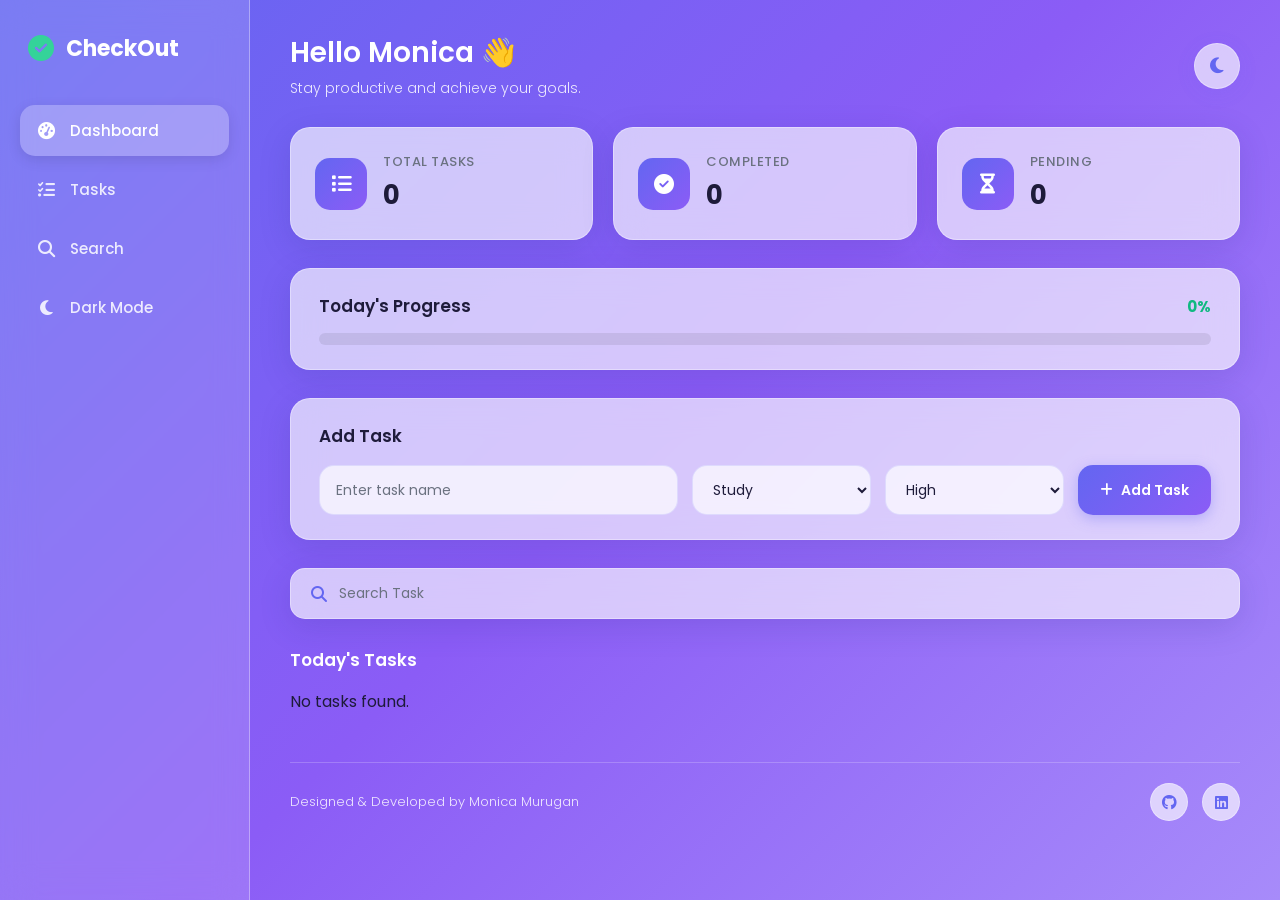
<file: index.html>
<!DOCTYPE html>
<html lang="en">
<head>
<meta charset="UTF-8">
<meta name="viewport" content="width=device-width, initial-scale=1.0">
<title>CheckOut | Task Management</title>

<!-- Google Font -->
<link rel="preconnect" href="https://fonts.googleapis.com">
<link rel="preconnect" href="https://fonts.gstatic.com" crossorigin>
<link href="https://fonts.googleapis.com/css2?family=Poppins:wght@300;400;500;600;700&display=swap" rel="stylesheet">

<!-- Font Awesome -->
<link rel="stylesheet" href="https://cdnjs.cloudflare.com/ajax/libs/font-awesome/6.5.1/css/all.min.css">

<!-- Stylesheet -->
<link rel="stylesheet" href="style.css">
</head>
<body>

<div class="app-container">

  <!-- ================= SIDEBAR ================= -->
  <aside class="sidebar">
    <div class="logo">
      <i class="fa-solid fa-circle-check"></i>
      <span>CheckOut</span>
    </div>

    <nav class="sidebar-nav">
      <ul>
        <li class="nav-item active" id="navDashboard">
          <i class="fa-solid fa-gauge-high"></i>
          <span>Dashboard</span>
        </li>
        <li class="nav-item" id="navTasks">
          <i class="fa-solid fa-list-check"></i>
          <span>Tasks</span>
        </li>
        <li class="nav-item" id="navSearch">
          <i class="fa-solid fa-magnifying-glass"></i>
          <span>Search</span>
        </li>
        <li class="nav-item" id="navDarkMode">
          <i class="fa-solid fa-moon"></i>
          <span>Dark Mode</span>
        </li>
      </ul>
    </nav>
  </aside>

  <!-- ================= MAIN CONTENT ================= -->
  <main class="main-content">

    <!-- ================= HEADER ================= -->
    <header class="app-header">
      <div class="header-text">
        <h1>Hello Monica 👋</h1>
        <p>Stay productive and achieve your goals.</p>
      </div>
      <button id="darkModeToggle" class="dark-mode-toggle" aria-label="Toggle Dark Mode">
        <i class="fa-solid fa-moon"></i>
      </button>
    </header>

    <!-- ================= DASHBOARD ================= -->
    <section class="dashboard-cards">
      <div class="card">
        <div class="card-icon">
          <i class="fa-solid fa-list"></i>
        </div>
        <div class="card-info">
          <h3>Total Tasks</h3>
          <p id="totalTasks">0</p>
        </div>
      </div>

      <div class="card">
        <div class="card-icon">
          <i class="fa-solid fa-circle-check"></i>
        </div>
        <div class="card-info">
          <h3>Completed</h3>
          <p id="completedTasks">0</p>
        </div>
      </div>

      <div class="card">
        <div class="card-icon">
          <i class="fa-solid fa-hourglass-half"></i>
        </div>
        <div class="card-info">
          <h3>Pending</h3>
          <p id="pendingTasks">0</p>
        </div>
      </div>
    </section>

    <!-- ================= PROGRESS ================= -->
    <section class="progress-section">
      <div class="progress-header">
        <h2>Today's Progress</h2>
        <span id="progressText">0%</span>
      </div>
      <div class="progress-bar-container">
        <div id="progressBar" class="progress-bar"></div>
      </div>
    </section>

    <!-- ================= ADD TASK ================= -->
    <section class="add-task-section">
      <h2>Add Task</h2>
      <div class="add-task-form">
        <input type="text" id="taskInput" placeholder="Enter task name">

        <select id="category">
          <option value="Study">Study</option>
          <option value="Coding">Coding</option>
          <option value="Personal">Personal</option>
          <option value="Health">Health</option>
        </select>

        <select id="priority">
          <option value="High">High</option>
          <option value="Medium">Medium</option>
          <option value="Low">Low</option>
        </select>

        <button id="addTask">
          <i class="fa-solid fa-plus"></i>
          Add Task
        </button>
      </div>
    </section>

    <!-- ================= SEARCH ================= -->
    <section class="search-section">
      <div class="search-box">
        <i class="fa-solid fa-magnifying-glass"></i>
        <input type="text" id="searchTask" placeholder="Search Task">
      </div>
    </section>

    <!-- ================= TASK LIST ================= -->
    <section class="task-list-section">
      <h2>Today's Tasks</h2>
      <div id="taskList" class="task-list">
        <!-- Tasks will be dynamically inserted here -->
      </div>
    </section>

    <!-- ================= FOOTER ================= -->
    <footer class="app-footer">
      <p>Designed &amp; Developed by Monica Murugan</p>
      <div class="footer-icons">
        <a href="https://github.com/" target="_blank" rel="noopener noreferrer" aria-label="GitHub">
          <i class="fa-brands fa-github"></i>
        </a>
        <a href="https://linkedin.com/" target="_blank" rel="noopener noreferrer" aria-label="LinkedIn">
          <i class="fa-brands fa-linkedin"></i>
        </a>
      </div>
    </footer>

  </main>
</div>

<!-- Main JavaScript -->
<script src="script.js"></script>

<!-- Tidio Chatbot -->
<script src="//code.tidio.co/ytagcyqyglcxv1zh4junqqg7ic8ejlzt.js"></script>

</body>
</html>
</file>
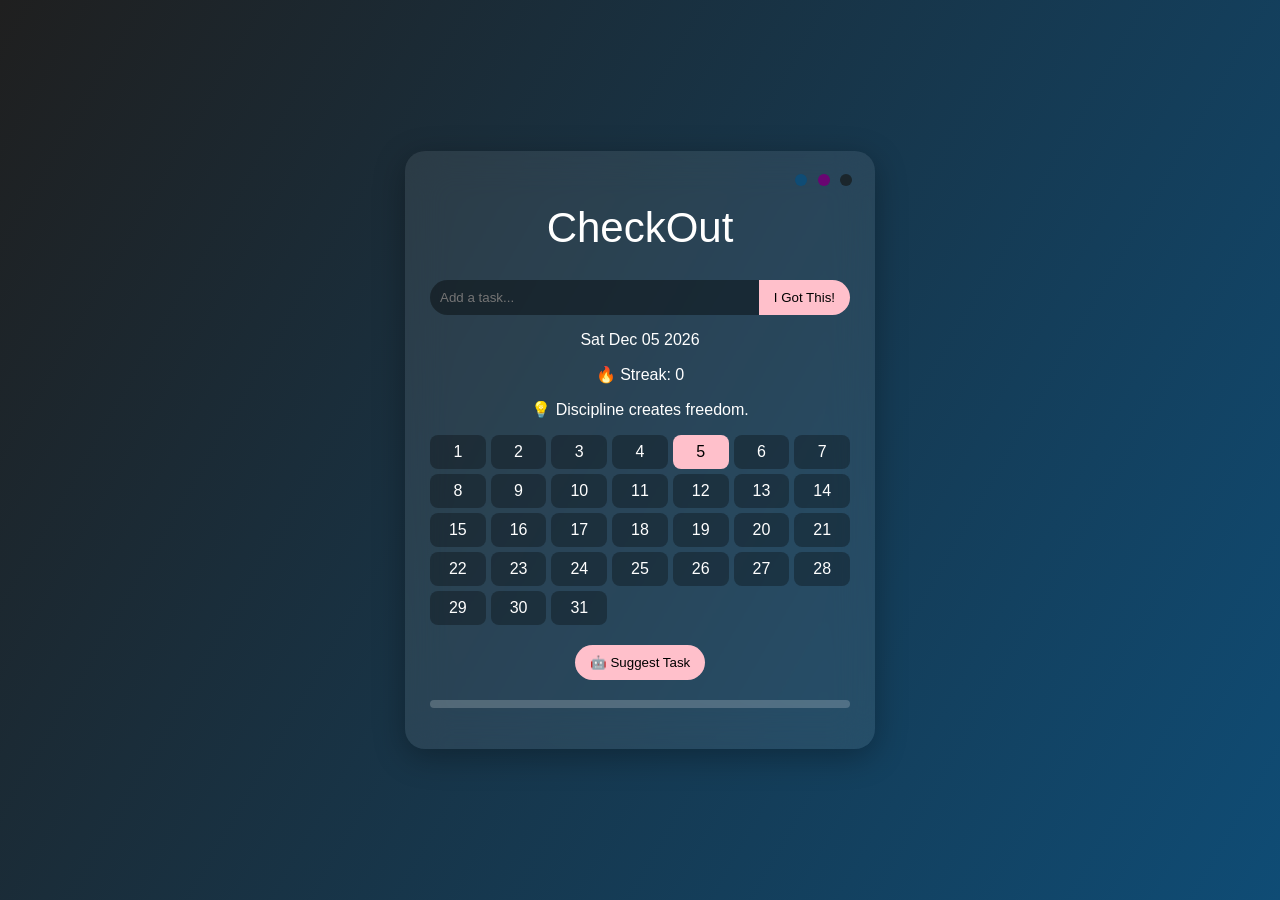
<file: CheckOut/index.html>
<!DOCTYPE html>
<html lang="en">
<head>
<meta charset="UTF-8">
<title>CheckOut Pro</title>
<link rel="stylesheet" href="style.css">
</head>
<body>

<div class="app">

  <!-- Theme Switch -->
  <div class="themes">
    <span onclick="setTheme(0)"></span>
    <span onclick="setTheme(1)"></span>
    <span onclick="setTheme(2)"></span>
  </div>

  <h1>CheckOut</h1>

  <div class="input-box">
    <input type="text" id="taskInput" placeholder="Add a task...">
    <button onclick="addTask()">I Got This!</button>
  </div>

  <div class="info">
    <p id="date"></p>
    <p>🔥 Streak: <span id="streak">0</span></p>
  </div>

  <!-- Calendar -->
  <div class="calendar" id="calendar"></div>

  <!-- AI Suggestion -->
  <button class="ai-btn" onclick="aiSuggest()">🤖 Suggest Task</button>

  <!-- Progress -->
  <div class="progress-bar">
    <div id="progress"></div>
  </div>

  <ul id="taskList"></ul>

</div>

<script src="script.js"></script>
</body>
</html>
</file>
<file: style.css>
/* ==========================================================================
   CheckOut — Task Management App Stylesheet
   Theme: Modern Glassmorphism Dashboard
   Font: Poppins
   ========================================================================== */

/* ==========================================================================
   1. ROOT VARIABLES
   ========================================================================== */
:root {
  --primary: #6366f1;
  --secondary: #8b5cf6;
  --gradient-bg: linear-gradient(135deg, #6366f1 0%, #8b5cf6 50%, #a78bfa 100%);
  --gradient-progress: linear-gradient(90deg, #34d399 0%, #10b981 100%);

  --glass-bg: rgba(255, 255, 255, 0.65);
  --glass-bg-strong: rgba(255, 255, 255, 0.85);
  --glass-border: rgba(255, 255, 255, 0.35);
  --glass-blur: blur(16px);

  --text-primary: #1e1b3a;
  --text-secondary: #6b7280;
  --text-light: #ffffff;

  --danger: #ef4444;
  --warning: #f59e0b;
  --success: #10b981;

  --radius-lg: 20px;
  --radius-md: 16px;
  --radius-sm: 15px;

  --shadow-soft: 0 8px 32px rgba(31, 38, 135, 0.15);
  --shadow-hover: 0 12px 40px rgba(31, 38, 135, 0.25);
  --shadow-card: 0 4px 20px rgba(99, 102, 241, 0.1);

  --transition-fast: 0.2s ease;
  --transition-smooth: 0.35s cubic-bezier(0.4, 0, 0.2, 1);

  --sidebar-width: 250px;
}

/* ==========================================================================
   2. RESET & BASE
   ========================================================================== */
* {
  margin: 0;
  padding: 0;
  box-sizing: border-box;
}

body {
  font-family: "Poppins", sans-serif;
  background: var(--gradient-bg);
  background-attachment: fixed;
  color: var(--text-primary);
  min-height: 100vh;
  transition: background var(--transition-smooth), color var(--transition-smooth);
}

ul {
  list-style: none;
}

a {
  text-decoration: none;
  color: inherit;
}

button {
  font-family: inherit;
  cursor: pointer;
  border: none;
}

input,
select {
  font-family: inherit;
}

/* ==========================================================================
   3. FADE IN ANIMATION
   ========================================================================== */
@keyframes fadeUp {
  from {
    opacity: 0;
    transform: translateY(16px);
  }
  to {
    opacity: 1;
    transform: translateY(0);
  }
}

.app-container,
.card,
.progress-section,
.add-task-section,
.search-section,
.task-list-section {
  animation: fadeUp 0.6s ease both;
}

/* ==========================================================================
   4. APP CONTAINER
   ========================================================================== */
.app-container {
  display: flex;
  min-height: 100vh;
  width: 100%;
}

/* ==========================================================================
   5. SIDEBAR
   ========================================================================== */
.sidebar {
  width: var(--sidebar-width);
  flex-shrink: 0;
  background: rgba(255, 255, 255, 0.15);
  backdrop-filter: var(--glass-blur);
  -webkit-backdrop-filter: var(--glass-blur);
  border-right: 1px solid var(--glass-border);
  padding: 32px 20px;
  display: flex;
  flex-direction: column;
  gap: 40px;
  position: sticky;
  top: 0;
  height: 100vh;
}

.logo {
  display: flex;
  align-items: center;
  gap: 12px;
  font-size: 22px;
  font-weight: 700;
  color: var(--text-light);
  padding: 0 8px;
}

.logo i {
  font-size: 26px;
  color: #34d399;
}

.sidebar-nav ul {
  display: flex;
  flex-direction: column;
  gap: 8px;
}

.nav-item {
  display: flex;
  align-items: center;
  gap: 14px;
  padding: 14px 16px;
  border-radius: var(--radius-sm);
  color: rgba(255, 255, 255, 0.85);
  font-weight: 500;
  font-size: 15px;
  cursor: pointer;
  transition: all var(--transition-fast);
}

.nav-item i {
  font-size: 17px;
  width: 20px;
  text-align: center;
}

.nav-item:hover {
  background: rgba(255, 255, 255, 0.18);
  color: var(--text-light);
  transform: translateX(4px);
}

.nav-item.active {
  background: rgba(255, 255, 255, 0.25);
  color: var(--text-light);
  box-shadow: 0 4px 14px rgba(0, 0, 0, 0.1);
}

/* ==========================================================================
   6. MAIN CONTENT
   ========================================================================== */
.main-content {
  flex: 1;
  padding: 32px 40px 60px;
  display: flex;
  flex-direction: column;
  gap: 28px;
  max-width: 100%;
  overflow-x: hidden;
}

/* ==========================================================================
   7. HEADER
   ========================================================================== */
.app-header {
  display: flex;
  align-items: center;
  justify-content: space-between;
  gap: 20px;
}

.header-text h1 {
  font-size: 28px;
  font-weight: 600;
  color: var(--text-light);
  margin-bottom: 4px;
}

.header-text p {
  font-size: 14px;
  color: rgba(255, 255, 255, 0.85);
  font-weight: 300;
}

.dark-mode-toggle {
  width: 46px;
  height: 46px;
  border-radius: 50%;
  background: var(--glass-bg);
  backdrop-filter: var(--glass-blur);
  border: 1px solid var(--glass-border);
  display: flex;
  align-items: center;
  justify-content: center;
  font-size: 18px;
  color: var(--primary);
  transition: all var(--transition-smooth);
  box-shadow: var(--shadow-card);
}

.dark-mode-toggle:hover {
  transform: rotate(20deg) scale(1.08);
  background: var(--glass-bg-strong);
}

/* ==========================================================================
   8. DASHBOARD CARDS
   ========================================================================== */
.dashboard-cards {
  display: grid;
  grid-template-columns: repeat(3, 1fr);
  gap: 20px;
}

.card {
  background: var(--glass-bg);
  backdrop-filter: var(--glass-blur);
  -webkit-backdrop-filter: var(--glass-blur);
  border: 1px solid var(--glass-border);
  border-radius: var(--radius-lg);
  padding: 24px;
  display: flex;
  align-items: center;
  gap: 16px;
  box-shadow: var(--shadow-soft);
  transition: transform var(--transition-smooth), box-shadow var(--transition-smooth);
}

.card:hover {
  transform: translateY(-6px);
  box-shadow: var(--shadow-hover);
}

.card-icon {
  width: 52px;
  height: 52px;
  border-radius: var(--radius-sm);
  background: linear-gradient(135deg, var(--primary), var(--secondary));
  display: flex;
  align-items: center;
  justify-content: center;
  font-size: 20px;
  color: var(--text-light);
  flex-shrink: 0;
}

.card-info h3 {
  font-size: 13px;
  font-weight: 500;
  color: var(--text-secondary);
  margin-bottom: 4px;
  text-transform: uppercase;
  letter-spacing: 0.5px;
}

.card-info p {
  font-size: 26px;
  font-weight: 700;
  color: var(--text-primary);
}

/* ==========================================================================
   9. PROGRESS SECTION
   ========================================================================== */
.progress-section {
  background: var(--glass-bg);
  backdrop-filter: var(--glass-blur);
  -webkit-backdrop-filter: var(--glass-blur);
  border: 1px solid var(--glass-border);
  border-radius: var(--radius-lg);
  padding: 24px 28px;
  box-shadow: var(--shadow-soft);
}

.progress-header {
  display: flex;
  align-items: center;
  justify-content: space-between;
  margin-bottom: 14px;
}

.progress-header h2 {
  font-size: 17px;
  font-weight: 600;
  color: var(--text-primary);
}

.progress-header span {
  font-size: 15px;
  font-weight: 700;
  color: var(--success);
}

.progress-bar-container {
  width: 100%;
  height: 12px;
  background: rgba(0, 0, 0, 0.08);
  border-radius: 999px;
  overflow: hidden;
}

.progress-bar {
  height: 100%;
  width: 0%;
  background: var(--gradient-progress);
  border-radius: 999px;
  transition: width var(--transition-smooth);
}

/* ==========================================================================
   10. ADD TASK SECTION
   ========================================================================== */
.add-task-section {
  background: var(--glass-bg);
  backdrop-filter: var(--glass-blur);
  -webkit-backdrop-filter: var(--glass-blur);
  border: 1px solid var(--glass-border);
  border-radius: var(--radius-lg);
  padding: 24px 28px;
  box-shadow: var(--shadow-soft);
}

.add-task-section h2 {
  font-size: 17px;
  font-weight: 600;
  margin-bottom: 16px;
  color: var(--text-primary);
}

.add-task-form {
  display: grid;
  grid-template-columns: 2fr 1fr 1fr auto;
  gap: 14px;
}

.add-task-form input,
.add-task-form select {
  padding: 13px 16px;
  border-radius: var(--radius-sm);
  border: 1.5px solid rgba(99, 102, 241, 0.15);
  background: rgba(255, 255, 255, 0.7);
  font-size: 14px;
  color: var(--text-primary);
  outline: none;
  transition: all var(--transition-fast);
}

.add-task-form input::placeholder {
  color: var(--text-secondary);
}

.add-task-form input:focus,
.add-task-form select:focus {
  border-color: var(--primary);
  background: #ffffff;
  box-shadow: 0 0 0 4px rgba(99, 102, 241, 0.12);
}

#addTask {
  display: flex;
  align-items: center;
  justify-content: center;
  gap: 8px;
  padding: 13px 22px;
  border-radius: var(--radius-sm);
  background: linear-gradient(135deg, var(--primary), var(--secondary));
  color: var(--text-light);
  font-weight: 600;
  font-size: 14px;
  white-space: nowrap;
  box-shadow: 0 4px 14px rgba(99, 102, 241, 0.35);
  transition: all var(--transition-smooth);
}

#addTask:hover {
  transform: translateY(-3px);
  box-shadow: 0 8px 22px rgba(99, 102, 241, 0.45);
}

#addTask:active {
  transform: translateY(0);
}

/* ==========================================================================
   11. SEARCH SECTION
   ========================================================================== */
.search-section {
  width: 100%;
}

.search-box {
  display: flex;
  align-items: center;
  gap: 12px;
  background: var(--glass-bg);
  backdrop-filter: var(--glass-blur);
  -webkit-backdrop-filter: var(--glass-blur);
  border: 1px solid var(--glass-border);
  border-radius: var(--radius-sm);
  padding: 14px 20px;
  box-shadow: var(--shadow-soft);
  transition: box-shadow var(--transition-fast);
}

.search-box:focus-within {
  box-shadow: 0 0 0 4px rgba(99, 102, 241, 0.12);
}

.search-box i {
  color: var(--primary);
  font-size: 16px;
}

.search-box input {
  flex: 1;
  border: none;
  background: transparent;
  outline: none;
  font-size: 14px;
  color: var(--text-primary);
}

.search-box input::placeholder {
  color: var(--text-secondary);
}

/* ==========================================================================
   12. TASK LIST SECTION
   ========================================================================== */
.task-list-section h2 {
  font-size: 17px;
  font-weight: 600;
  color: var(--text-light);
  margin-bottom: 16px;
}

.task-list {
  display: flex;
  flex-direction: column;
  gap: 14px;
}

/* ==========================================================================
   13. TASK CARD
   ========================================================================== */
.task-card {
  background: var(--glass-bg);
  backdrop-filter: var(--glass-blur);
  -webkit-backdrop-filter: var(--glass-blur);
  border: 1px solid var(--glass-border);
  border-left: 5px solid var(--primary);
  border-radius: var(--radius-md);
  padding: 18px 22px;
  display: flex;
  align-items: center;
  justify-content: space-between;
  gap: 16px;
  box-shadow: var(--shadow-card);
  transition: transform var(--transition-smooth), box-shadow var(--transition-smooth);
  animation: fadeUp 0.4s ease both;
}

.task-card:hover {
  transform: translateY(-4px);
  box-shadow: var(--shadow-hover);
}

.task-card.priority-high {
  border-left-color: var(--danger);
}

.task-card.priority-medium {
  border-left-color: var(--warning);
}

.task-card.priority-low {
  border-left-color: var(--success);
}

.task-card-details {
  display: flex;
  flex-direction: column;
  gap: 6px;
  flex: 1;
}

.task-card-name {
  font-size: 15px;
  font-weight: 600;
  color: var(--text-primary);
}

.task-card-meta {
  display: flex;
  gap: 10px;
  align-items: center;
}

.task-tag {
  font-size: 11px;
  font-weight: 600;
  padding: 4px 10px;
  border-radius: 999px;
  text-transform: uppercase;
  letter-spacing: 0.4px;
}

.task-tag.category {
  background: rgba(99, 102, 241, 0.12);
  color: var(--primary);
}

.task-tag.priority-high {
  background: rgba(239, 68, 68, 0.12);
  color: var(--danger);
}

.task-tag.priority-medium {
  background: rgba(245, 158, 11, 0.12);
  color: var(--warning);
}

.task-tag.priority-low {
  background: rgba(16, 185, 129, 0.12);
  color: var(--success);
}

.task-card-actions {
  display: flex;
  gap: 8px;
}

.task-card-actions button {
  width: 36px;
  height: 36px;
  border-radius: 50%;
  display: flex;
  align-items: center;
  justify-content: center;
  font-size: 14px;
  color: var(--text-secondary);
  background: rgba(0, 0, 0, 0.04);
  transition: all var(--transition-fast);
}

.task-card-actions .complete-btn:hover {
  background: var(--success);
  color: var(--text-light);
}

.task-card-actions .edit-btn:hover {
  background: var(--primary);
  color: var(--text-light);
}

.task-card-actions .delete-btn:hover {
  background: var(--danger);
  color: var(--text-light);
}

/* Completed task style */
.task-card.completed {
  opacity: 0.6;
}

.task-card.completed .task-card-name {
  text-decoration: line-through;
  color: var(--text-secondary);
}

/* ==========================================================================
   14. FOOTER
   ========================================================================== */
.app-footer {
  margin-top: 20px;
  padding: 20px 0 4px;
  display: flex;
  align-items: center;
  justify-content: space-between;
  border-top: 1px solid rgba(255, 255, 255, 0.2);
}

.app-footer p {
  font-size: 13px;
  color: rgba(255, 255, 255, 0.85);
  font-weight: 300;
}

.footer-icons {
  display: flex;
  gap: 14px;
}

.footer-icons a {
  width: 38px;
  height: 38px;
  border-radius: 50%;
  background: var(--glass-bg);
  backdrop-filter: var(--glass-blur);
  border: 1px solid var(--glass-border);
  display: flex;
  align-items: center;
  justify-content: center;
  color: var(--primary);
  font-size: 15px;
  transition: all var(--transition-smooth);
}

.footer-icons a:hover {
  transform: translateY(-4px);
  background: var(--primary);
  color: var(--text-light);
}

/* ==========================================================================
   15. DARK MODE
   ========================================================================== */
body.dark-mode {
  background: linear-gradient(135deg, #0f0c29 0%, #302b63 50%, #24243e 100%);
  color: #e5e7eb;
}

body.dark-mode .sidebar {
  background: rgba(15, 12, 41, 0.55);
  border-right: 1px solid rgba(255, 255, 255, 0.08);
}

body.dark-mode .nav-item {
  color: rgba(255, 255, 255, 0.7);
}

body.dark-mode .nav-item:hover,
body.dark-mode .nav-item.active {
  background: rgba(255, 255, 255, 0.1);
  color: var(--text-light);
}

body.dark-mode .card,
body.dark-mode .progress-section,
body.dark-mode .add-task-section,
body.dark-mode .search-box,
body.dark-mode .task-card {
  background: rgba(30, 27, 58, 0.65);
  border: 1px solid rgba(255, 255, 255, 0.08);
  color: #e5e7eb;
}

body.dark-mode .card-info h3 {
  color: rgba(229, 231, 235, 0.6);
}

body.dark-mode .card-info p,
body.dark-mode .task-card-name,
body.dark-mode .progress-header h2 {
  color: #f3f4f6;
}

body.dark-mode .add-task-form input,
body.dark-mode .add-task-form select,
body.dark-mode .search-box input {
  background: rgba(255, 255, 255, 0.06);
  border: 1.5px solid rgba(255, 255, 255, 0.12);
  color: #e5e7eb;
}

body.dark-mode .add-task-form input::placeholder,
body.dark-mode .search-box input::placeholder {
  color: rgba(229, 231, 235, 0.5);
}

body.dark-mode .add-task-form input:focus,
body.dark-mode .add-task-form select:focus,
body.dark-mode .search-box:focus-within {
  border-color: var(--secondary);
  background: rgba(255, 255, 255, 0.1);
}

body.dark-mode .dark-mode-toggle,
body.dark-mode .footer-icons a {
  background: rgba(30, 27, 58, 0.65);
  border: 1px solid rgba(255, 255, 255, 0.1);
  color: #c4b5fd;
}

body.dark-mode .progress-bar-container {
  background: rgba(255, 255, 255, 0.08);
}

body.dark-mode .task-card-actions button {
  background: rgba(255, 255, 255, 0.08);
  color: rgba(229, 231, 235, 0.7);
}

body.dark-mode .app-footer {
  border-top: 1px solid rgba(255, 255, 255, 0.08);
}

body.dark-mode .app-footer p {
  color: rgba(229, 231, 235, 0.7);
}

/* ==========================================================================
   16. RESPONSIVE LAYOUT
   ========================================================================== */

/* Laptop */
@media (max-width: 1200px) {
  .main-content {
    padding: 28px 28px 50px;
  }
}

/* Tablet */
@media (max-width: 992px) {
  .dashboard-cards {
    grid-template-columns: repeat(3, 1fr);
    gap: 14px;
  }

  .add-task-form {
    grid-template-columns: 1fr 1fr;
  }

  #addTask {
    grid-column: span 2;
  }
}

/* Small Tablet */
@media (max-width: 768px) {
  .sidebar {
    display: none;
  }

  .main-content {
    padding: 20px 20px 40px;
  }

  .dashboard-cards {
    grid-template-columns: 1fr 1fr;
  }

  .add-task-form {
    grid-template-columns: 1fr;
  }

  #addTask {
    grid-column: span 1;
  }

  .task-card {
    flex-direction: column;
    align-items: flex-start;
  }

  .task-card-actions {
    align-self: flex-end;
  }
}

/* Mobile */
@media (max-width: 480px) {
  .app-header {
    flex-wrap: wrap;
  }

  .header-text h1 {
    font-size: 22px;
  }

  .dashboard-cards {
    grid-template-columns: 1fr;
  }

  .card-info p {
    font-size: 22px;
  }

  .app-footer {
    flex-direction: column;
    gap: 12px;
    text-align: center;
  }
}
</file>
<file: CheckOut/style.css>
body {
  margin: 0;
  height: 100vh;
  font-family: 'Segoe UI', sans-serif;
  display: flex;
  justify-content: center;
  align-items: center;
  background: linear-gradient(120deg, #1f1f1f, #0f4c75);
  color: white;
}

.app {
  width: 420px;
  padding: 25px;
  border-radius: 20px;
  backdrop-filter: blur(20px);
  background: rgba(255, 255, 255, 0.08);
  box-shadow: 0 8px 32px rgba(0, 0, 0, 0.3);
  text-align: center;
  position: relative;
}

/* Theme dots */
.themes {
  position: absolute;
  right: 20px;
  top: 20px;
}

.themes span {
  display: inline-block;
  width: 12px;
  height: 12px;
  border-radius: 50%;
  margin: 3px;
  cursor: pointer;
}

.themes span:nth-child(1) {
  background: #0f4c75;
}

.themes span:nth-child(2) {
  background: #6a0572;
}

.themes span:nth-child(3) {
  background: #1b262c;
}

h1 {
  font-size: 42px;
  font-weight: 300;
}

.input-box {
  display: flex;
  margin: 15px 0;
}

input {
  flex: 1;
  padding: 10px;
  border-radius: 20px 0 0 20px;
  border: none;
  background: rgba(0, 0, 0, 0.4);
  color: white;
  outline: none;
}

button {
  border: none;
  padding: 10px 15px;
  cursor: pointer;
  border-radius: 0 20px 20px 0;
  background: #ffc0cb;
}

.ai-btn {
  margin: 10px 0;
  border-radius: 20px;
  padding: 10px 15px;
}

.calendar {
  display: grid;
  grid-template-columns: repeat(7, 1fr);
  gap: 5px;
  margin: 10px 0;
}

.calendar div {
  padding: 8px;
  background: rgba(0, 0, 0, 0.3);
  border-radius: 8px;
  cursor: pointer;
  transition: 0.3s;
}

.calendar div:hover {
  background: rgba(255, 255, 255, 0.2);
}

.calendar .active {
  background: #ffc0cb;
  color: black;
}

.progress-bar {
  width: 100%;
  height: 8px;
  background: rgba(255, 255, 255, 0.2);
  border-radius: 10px;
  margin: 10px 0;
  overflow: hidden;
}

#progress {
  height: 100%;
  width: 0%;
  background: #ffc0cb;
  border-radius: 10px;
  transition: width 0.3s ease;
}

ul {
  list-style: none;
  padding: 0;
}

li {
  margin: 10px 0;
  padding: 10px;
  background: rgba(0, 0, 0, 0.4);
  border-radius: 20px;
  display: flex;
  justify-content: space-between;
  align-items: center;
}

.completed {
  text-decoration: line-through;
  opacity: 0.5;
}
</file>
